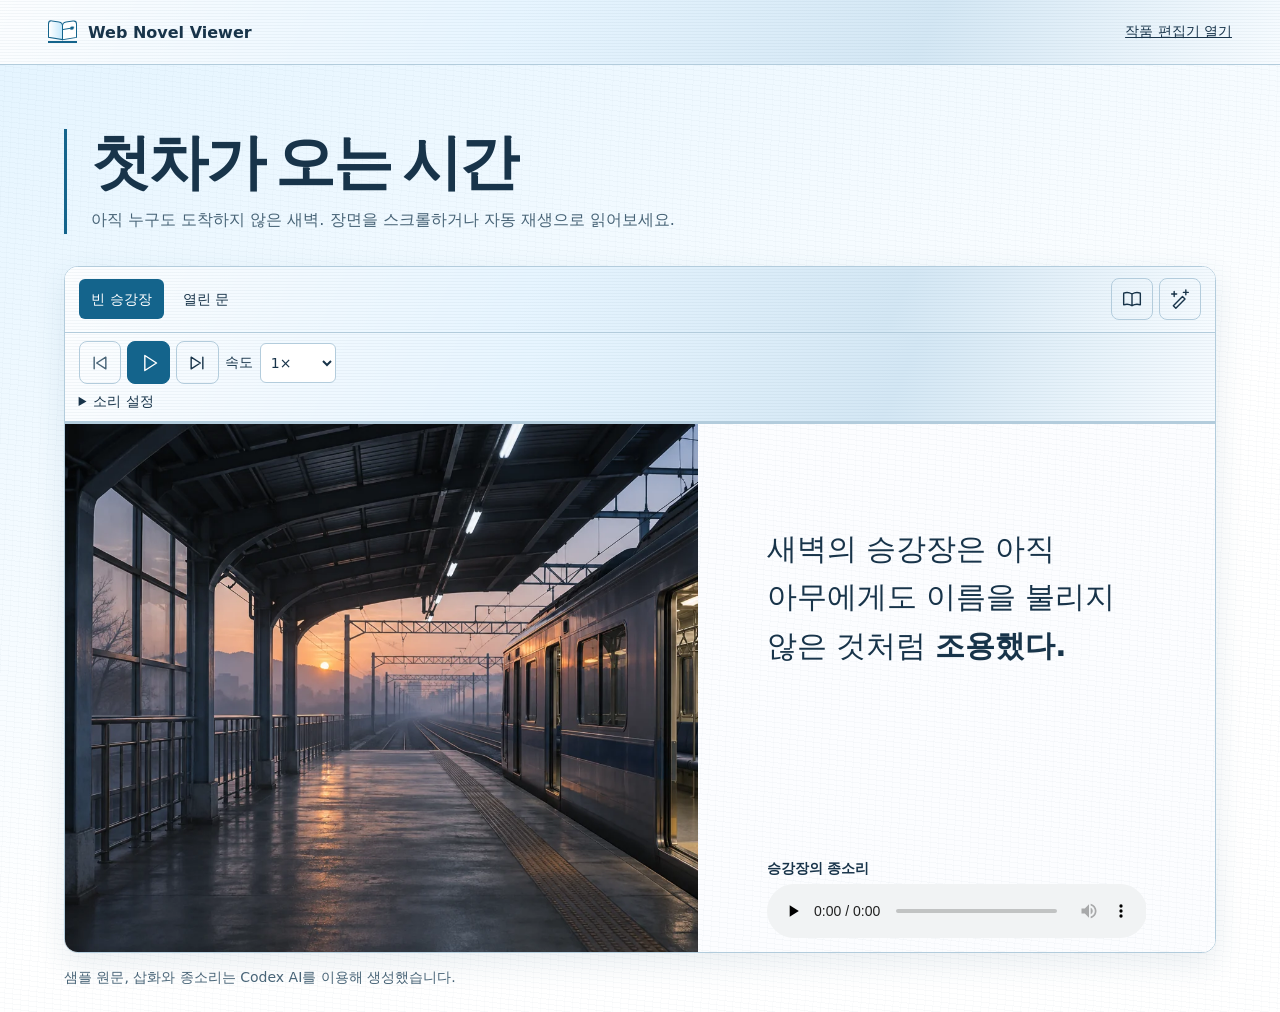
<file: site/index.html>
<!doctype html>
<html lang="ko">
  <head>
    <meta charset="utf-8">
    <meta name="viewport" content="width=device-width, initial-scale=1">
    <meta name="description" content="첫차가 오는 시간, 스크롤로 읽는 Web Novel Viewer의 첫 데모.">
    <title>첫차가 오는 시간 · Web Novel Viewer</title>
    <link rel="stylesheet" href="./demo.css">
    <script type="module" src="./demo.js"></script>
  </head>
  <body class="wn-demo">
    <header class="masthead">
      <div class="masthead-inner">
        <span class="brand"><span class="brand-mark" aria-hidden="true"></span>Web Novel Viewer</span>
        <a class="masthead-detail" href="./editor.html">작품 편집기 열기</a>
      </div>
    </header>
    <main class="reading-room">
      <div class="story-heading">
        <h1>첫차가 오는 시간</h1>
        <p>아직 누구도 도착하지 않은 새벽. 장면을 스크롤하거나 자동 재생으로 읽어보세요.</p>
      </div>
      <div id="reader" class="reader">
        <article id="fallback" class="fallback">
          <h2>빈 승강장</h2>
          <p>새벽의 승강장은 아직 아무에게도 이름을 불리지 않은 것처럼 조용했다.</p>
          <p>그는 첫차가 들어서기 전까지 늘 같은 자리에 서 있었다. 어둠 속에서 레일이 먼저 빛나는 것을 좋아했다.</p>
          <h2>열린 문</h2>
          <p>첫차는 소리보다 빛을 먼저 데려왔다.</p>
          <p>문이 열렸다. 그는 한 박자 늦게 발을 옮겼다. 그제야 어제와 다른 하루가 시작됐다.</p>
        </article>
      </div>
      <p class="credit">샘플 원문, 삽화와 종소리는 Codex AI를 이용해 생성했습니다.</p>
    </main>
  </body>
</html>
</file>
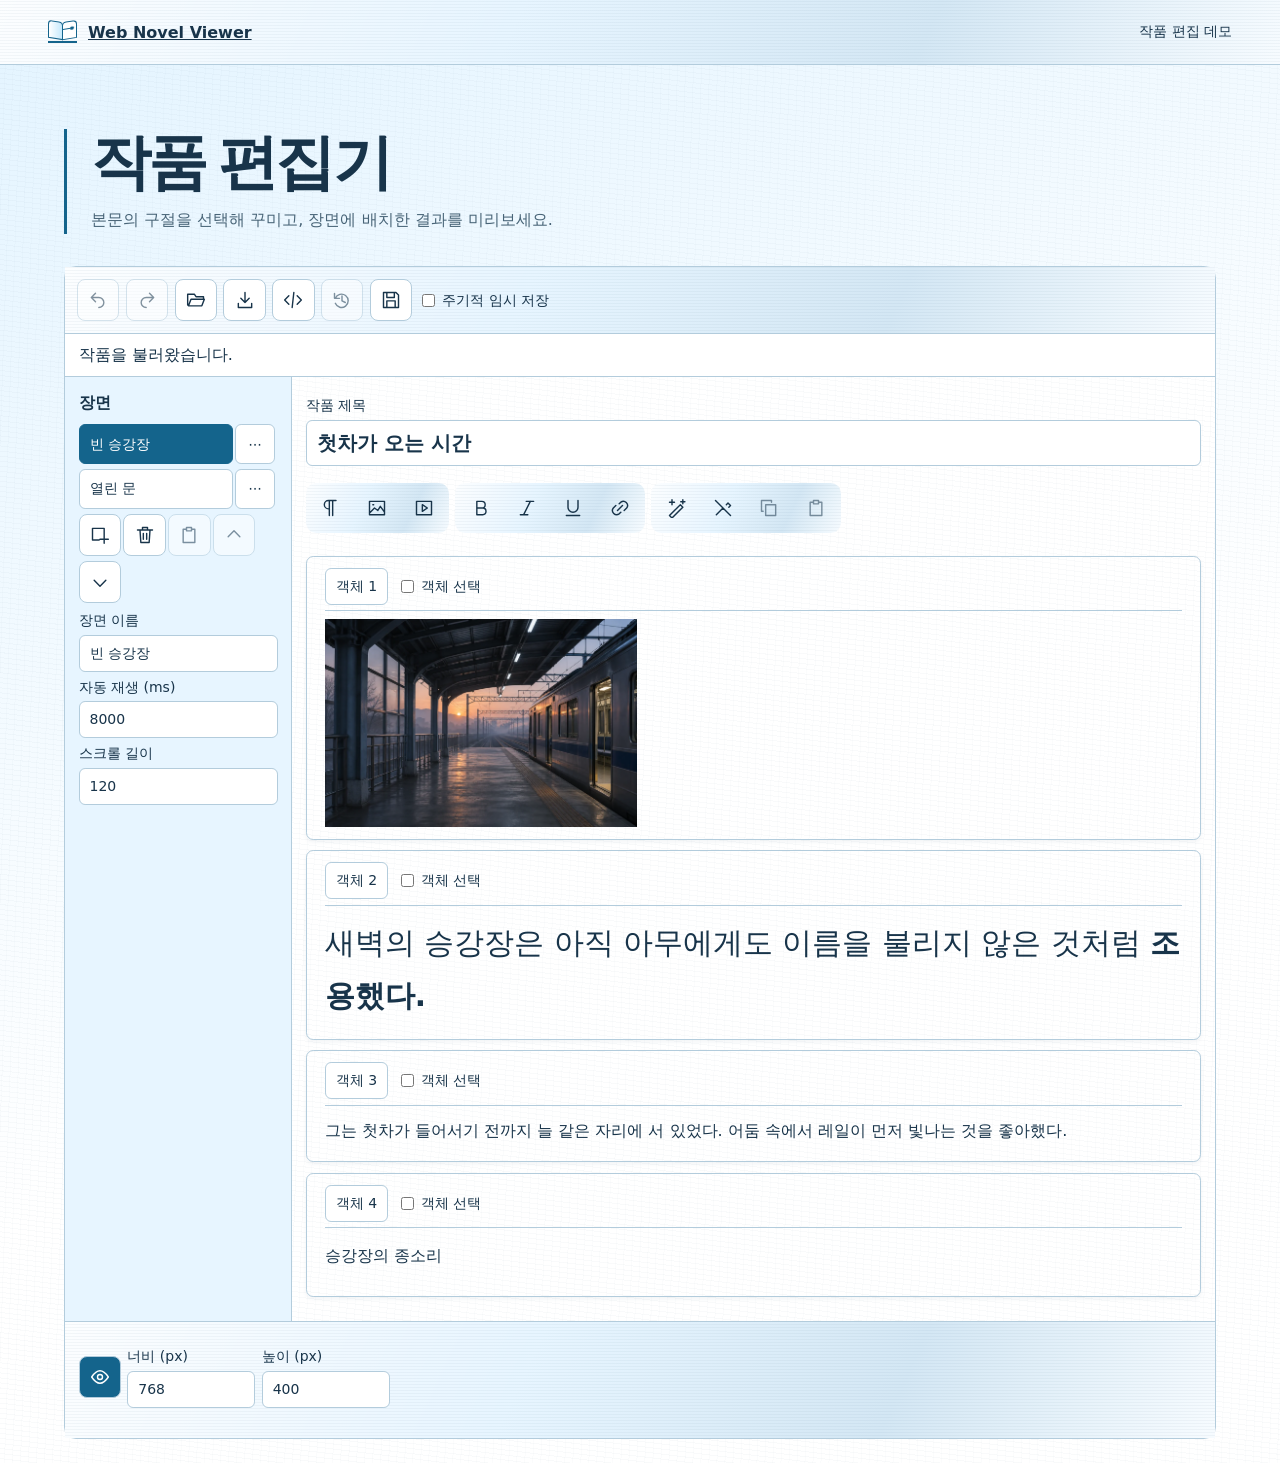
<file: site/editor.html>
<!doctype html>
<html lang="ko">
  <head>
    <meta charset="utf-8">
    <meta name="viewport" content="width=device-width, initial-scale=1">
    <title>작품 편집기 · Web Novel Viewer</title>
    <link rel="stylesheet" href="./demo.css">
    <script type="module" src="./editor-demo.js"></script>
  </head>
  <body class="wn-demo">
    <header class="masthead">
      <div class="masthead-inner">
        <a class="brand" href="./"><span class="brand-mark" aria-hidden="true"></span>Web Novel Viewer</a>
        <span class="masthead-detail">작품 편집 데모</span>
      </div>
    </header>
    <main class="reading-room">
      <div class="story-heading">
        <h1>작품 편집기</h1>
        <p>본문의 구절을 선택해 꾸미고, 장면에 배치한 결과를 미리보세요.</p>
      </div>
      <div id="work-editor"></div>
      <noscript><p>편집기를 사용하려면 브라우저에서 JavaScript를 켜세요.</p></noscript>
    </main>
  </body>
</html>
</file>
<file: site/demo.css>
@import url('./ui/materials.css');
:root {
  color-scheme: light;
  font-family: "Noto Sans KR", "Noto Sans CJK KR", "Apple SD Gothic Neo", "Malgun Gothic", system-ui, sans-serif;
  color: #18344a;
  background: #f5faff;
}

body { margin: 0; }
.wn-demo { min-height: 100vh; background: var(--wn-paper-grain), linear-gradient(155deg, #e3f4ff, white 60%); }
.masthead { background: var(--wn-sky); background-image: var(--wn-metal-grain); color: var(--wn-ink); border-bottom: 1px solid var(--wn-edge); }
.masthead-inner {
  max-width: 74rem;
  min-height: 4rem;
  margin: auto;
  padding: 0 clamp(1rem, 3vw, 2rem);
  display: flex;
  flex-wrap: wrap;
  align-items: center;
  justify-content: space-between;
  gap: .5rem 1rem;
}
.brand { display: inline-flex; align-items: center; gap: .7rem; font-weight: 700; }
.brand-mark {
  position: relative;
  width: 1.8rem;
  height: 1.25rem;
  color: var(--wn-blue);
  border-bottom: 2px solid currentColor;
}
.brand-mark::before, .brand-mark::after {
  content: "";
  position: absolute;
  inset-block: 0 .1rem;
  width: 46%;
  border: 1.5px solid currentColor;
  border-radius: .25rem .25rem 0 0;
  background: linear-gradient(90deg, white, #c5e9fc);
}
.brand-mark::before { inset-inline-start: 0; transform: skewY(9deg); }
.brand-mark::after {
  inset-inline-end: 0;
  transform: skewY(-9deg);
  background: radial-gradient(circle at 70% 40%, currentColor 1.6px, transparent 2px),
    linear-gradient(currentColor, currentColor) left 40% / 70% 1px no-repeat, white;
}
.masthead .brand, .masthead-detail { color: inherit; }
.masthead-detail { font-size: .875rem; }
.reading-room {
  max-width: 72rem;
  margin: 0 auto;
  padding: clamp(1.75rem, 5vw, 4.15rem) clamp(1rem, 4vw, 2rem) 1.5rem;
}
.story-heading {
  margin-bottom: clamp(1.25rem, 3vw, 2rem);
  padding-inline-start: clamp(.85rem, 2vw, 1.5rem);
  border-inline-start: .22rem solid var(--wn-blue);
}
.story-heading h1 {
  margin: 0 0 .55rem;
  font-size: clamp(2rem, 5vw, 3.75rem);
  font-weight: 750;
  letter-spacing: -.045em;
  line-height: 1.16;
}
.story-heading p {
  margin: 0;
  max-width: 42rem;
  color: var(--wn-muted);
  line-height: 1.65;
  word-break: keep-all;
  overflow-wrap: anywhere;
}
.reader {
  border: 1px solid var(--wn-edge);
  border-radius: .85rem;
  overflow: hidden;
  background: #fff;
  box-shadow: 0 10px 30px #3863811c;
}
.fallback, .wnv-status { padding: 0 1rem; }
.fallback h2 { margin-top: 1.25rem; font-size: 1.1rem; }
.fallback p { line-height: 1.7; }
.credit { margin: .85rem 0 0; color: var(--wn-muted); font-size: .875rem; line-height: 1.5; }

.story-heading h1 { font-family: "Nanum Myeongjo", "Noto Serif CJK KR", serif; }
</file>
